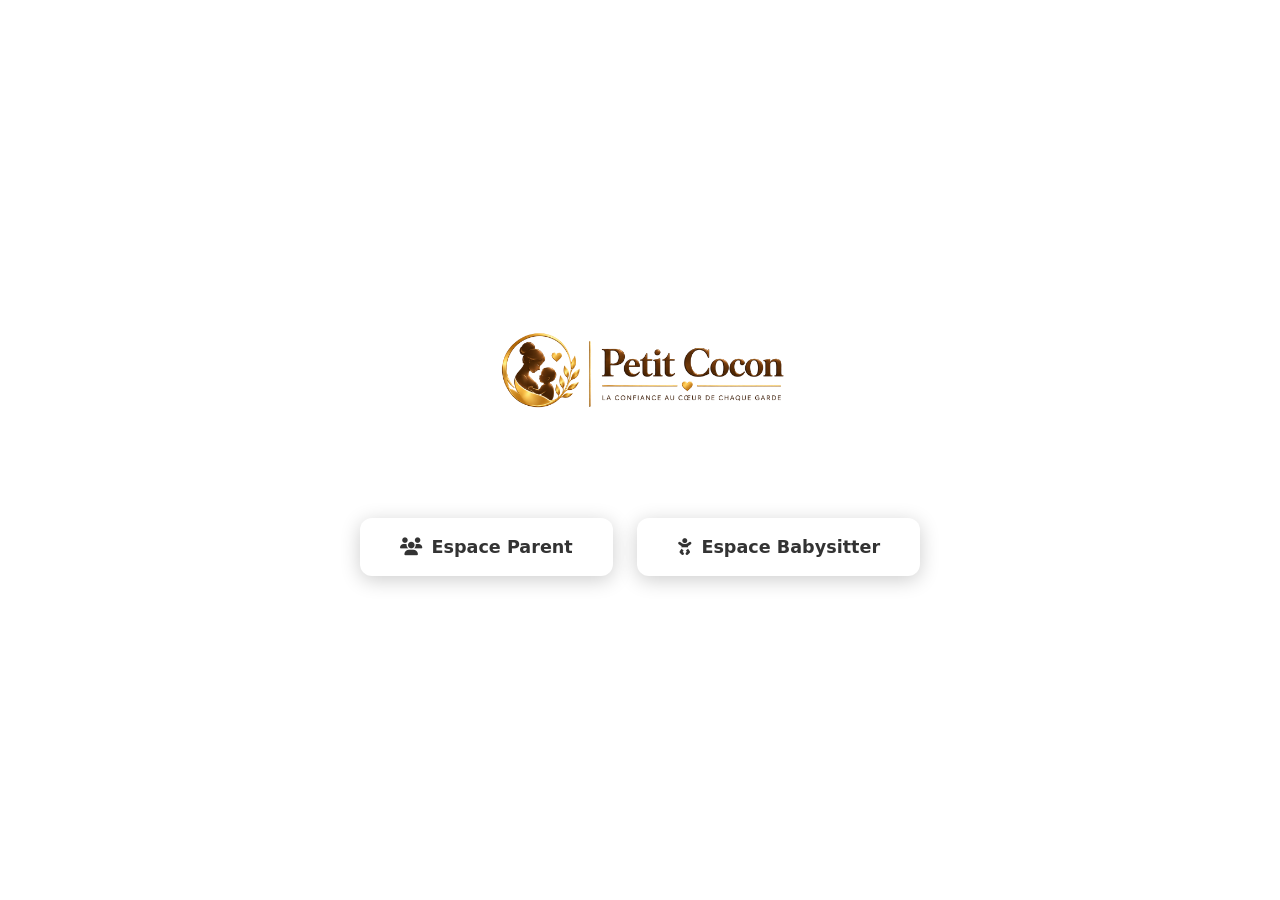
<file: index.html>
<!DOCTYPE html>
<html lang="fr">
<head>
  <meta charset="UTF-8">
  <meta name="viewport" content="width=device-width, initial-scale=1.0">
  <title>BabySitter App</title>
  <link rel="stylesheet" href="https://cdnjs.cloudflare.com/ajax/libs/font-awesome/6.5.2/css/all.min.css">
  <style>
    * { margin: 0; padding: 0; box-sizing: border-box; }
    body {
      font-family: system-ui, -apple-system, sans-serif;
      min-height: 100vh;
      display: flex;
      flex-direction: column;
      align-items: center;
      justify-content: center;
      background: linear-gradient(135deg, #d98200; 0%, #fbf7f1;100%);
      color: #fff;
      padding: 2rem;
    }
    img { width: 300px; margin-bottom: 1.5rem; }
    h1 { font-size: 2rem; margin-bottom: 2rem; text-align: center; }
    .choices { display: flex; gap: 1.5rem; flex-wrap: wrap; justify-content: center; }
    a {
      display: flex;
      align-items: center;
      gap: 0.6rem;
      padding: 1.2rem 2.5rem;
      background: #fff;
      color: #333;
      text-decoration: none;
      border-radius: 12px;
      font-weight: 600;
      font-size: 1.1rem;
      box-shadow: 0 4px 20px rgba(0,0,0,0.2);
      transition: transform 0.2s;
    }
    a:hover { transform: translateY(-4px); }
  </style>
</head>
<body>
  <img src="logo.png" alt="Logo">
  <h1>Bienvenue</h1>
  <div class="choices">
    <a href="parent-dashboard.html"><i class="fa-solid fa-users"></i> Espace Parent</a>
    <a href="babysitter-dashboard.html"><i class="fa-solid fa-baby"></i> Espace Babysitter</a>
  </div>
</body>
</html>
</file>
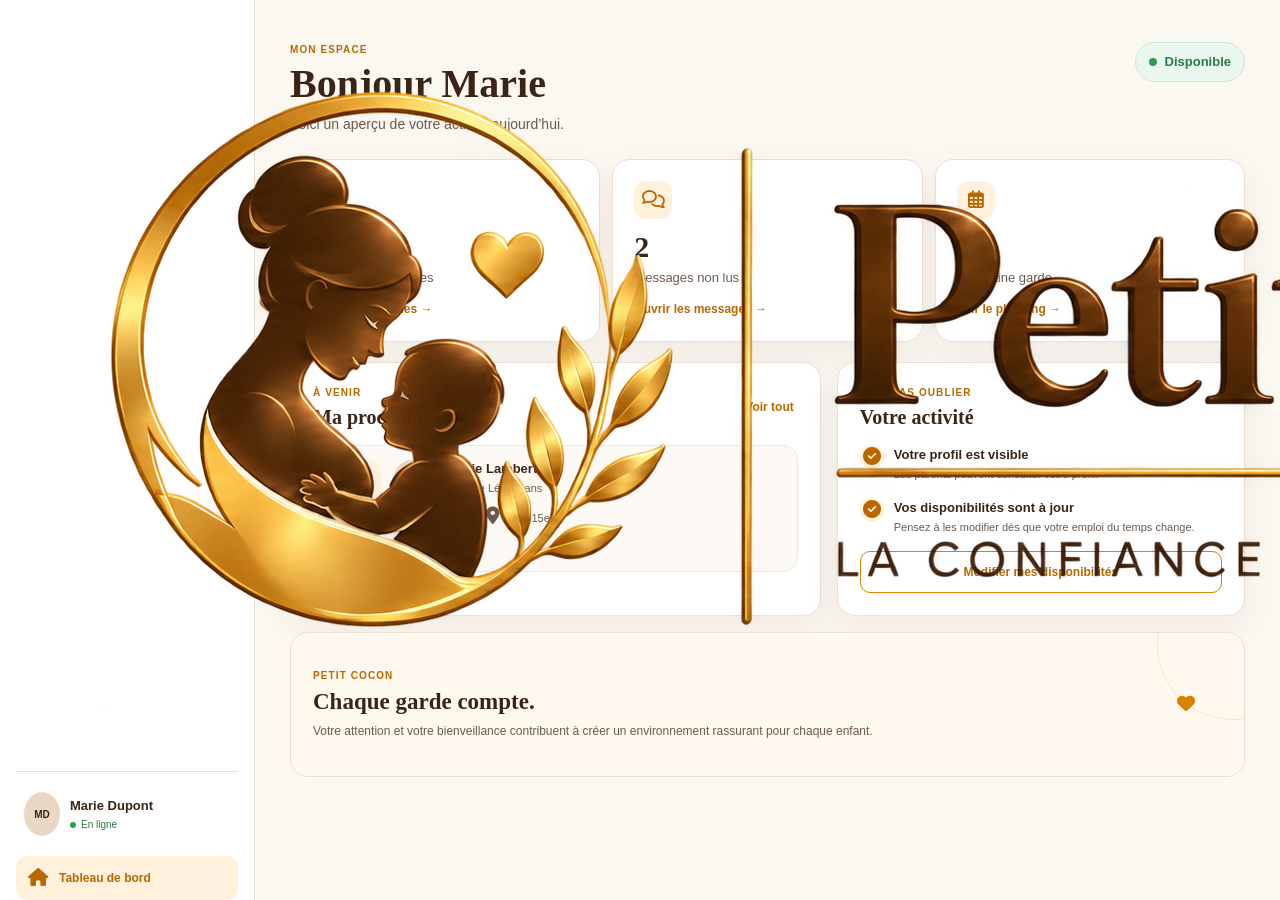
<file: babysitter-dashboard.html>
<!DOCTYPE html>
<html lang="fr">
<head>
  <meta charset="UTF-8">
  <meta name="viewport" content="width=device-width, initial-scale=1.0">
  <meta name="theme-color" content="#fbf7f1">
  <title>Petit Cocon - Espace Baby-sitter</title>
  <link rel="stylesheet" href="https://cdnjs.cloudflare.com/ajax/libs/font-awesome/6.7.2/css/all.min.css"/>
  <link rel="stylesheet" href="css/babysitter-dashboard.css">
</head>
<body>
  <div class="app-shell">

    <!-- Navigation mobile -->
    <nav class="bottom-nav" aria-label="Navigation principale">
      <button class="nav-item is-active" type="button" data-view="accueil">
        <span class="nav-icon">
    <i class="fa-solid fa-house"></i>
</span>
        <span>Accueil</span>
      </button>
      <button class="nav-item" type="button" data-view="demandes">
        <span class="nav-icon">
    <i class="fa-regular fa-file-lines"></i>
</span>
        <span>Demandes</span>
        <span class="nav-badge">3</span>
      </button>
      <button class="nav-item" type="button" data-view="messages">
        <span class="nav-icon">
    <i class="fa-regular fa-comments"></i>
</span>
        <span>Messages</span>
        <span class="nav-badge nav-badge--dark">2</span>
      </button>
      <button class="nav-item" type="button" data-view="profil">
        <span class="nav-icon">
    <i class="fa-regular fa-user"></i>
</span>
        <span>Profil</span>
      </button>
    </nav>

    <aside class="sidebar" aria-label="Menu de l'espace baby-sitter">
       <div class="brand">
            <img
                src="logo.png"
                alt="Petit Cocon"
                class="brand-logo">    
        </div>

      <div class="sidebar-profile">
        <div class="avatar avatar--large">MD</div>
        <div>
          <strong>Marie Dupont</strong>
          <span class="online-status"><i></i> En ligne</span>
        </div>
      </div>

      <div class="sidebar-menu">
        <button class="side-item is-active" type="button" data-view="accueil"><i class="fa-solid fa-house"></i> <span>Tableau de bord</span></button>
        <button class="side-item" type="button" data-view="profil"><i class="fa-regular fa-user"></i> <span>Mon profil</span></button>
        <button class="side-item" type="button" data-view="disponibilites"><i class="fa-regular fa-calendar-check"></i> <span>Mes disponibilités</span></button>
        <button class="side-item" type="button" data-view="demandes"><i class="fa-regular fa-file-lines"></i> <span>Mes demandes</span><b>3</b></button>
        <button class="side-item" type="button" data-view="messages"><i class="fa-regular fa-comments"></i> <span>Mes conversations</span><b>2</b></button>
        <button class="side-item" type="button" data-view="planning"><i class="fa-regular fa-calendar-days"></i> <span>Mon planning</span></button>
        <button class="side-item" type="button" data-view="settings"><i class="fa-solid fa-gear"></i> <span>Paramètres</span></button>
      </div>

      <button class="logout" type="button"><i class="fa-solid fa-right-from-bracket"></i> <span>Se déconnecter</span></button>
    </aside>

    <main class="main-content">
      <header class="mobile-header">
        <div class="brand">
            <img
                src="logo.png"
                alt="Petit Cocon"
                class="brand-logo">    
        </div>
        <button class="notification-button" type="button" aria-label="Notifications">
          <i class="fa-regular fa-bell"></i>
          <span></span>
        </button>
      </header>

      <section class="page" id="accueil" data-page>
        <div class="page-heading">
          <div>
            <p class="eyebrow">Mon espace</p>
            <h1>Bonjour Marie</h1>
            <p class="heading-text">Voici un aperçu de votre activité aujourd’hui.</p>
          </div>
          <div class="desktop-status">
            <span class="status-dot"></span>
            Disponible
          </div>
        </div>

        <section class="stats-grid" aria-label="Résumé de l'activité">
          <article class="stat-card">
            <div class="stat-icon"><i class="fa-regular fa-calendar-check"></i></div>
            <strong>3</strong>
            <span>Nouvelles demandes</span>
            <a href="#" data-view-link="demandes">Voir les demandes →</a>
          </article>

          <article class="stat-card">
            <div class="stat-icon"><i class="fa-regular fa-comments"></i></div>
            <strong>2</strong>
            <span>Messages non lus</span>
            <a href="#" data-view-link="messages">Ouvrir les messages →</a>
          </article>

          <article class="stat-card">
            <div class="stat-icon"><i class="fa-regular fa-calendar-days"></i></div>
            <strong>1</strong>
            <span>Prochaine garde</span>
            <a href="#" data-view-link="planning">Voir le planning →</a>
          </article>
        </section>

        <div class="content-grid">
          <section class="panel upcoming-panel">
            <div class="panel-heading">
              <div>
                <p class="eyebrow">À venir</p>
                <h2>Ma prochaine garde</h2>
              </div>
              <button class="text-button" type="button" data-view-link="planning">Voir tout</button>
            </div>

            <article class="booking-card">
              <div class="booking-date">
                <span>JUIN</span>
                <strong>14</strong>
                <small>SAM.</small>
              </div>

              <div class="booking-info">
                <div class="person-line">
                  <div class="avatar">SL</div>
                  <div>
                    <strong>Sophie Lambert</strong>
                    <span>Garde de Léo · 3 ans</span>
                  </div>
                </div>

                <div class="booking-details">
                  <span>16h00 — 19h00</span>
                  <span>
    <i class="fa-solid fa-location-dot"></i>
    Paris 15e
</span>
                </div>

                <span class="pill pill--success">Confirmée</span>
              </div>
            </article>
          </section>

          <section class="panel action-panel">
            <div class="panel-heading">
              <div>
                <p class="eyebrow">À ne pas oublier</p>
                <h2>Votre activité</h2>
              </div>
            </div>

            <div class="activity-list">
              <div class="activity-item">
                <span class="activity-check"><i class="fa-solid fa-circle-check"></i></span>
                <div>
                  <strong>Votre profil est visible</strong>
                  <p>Les parents peuvent consulter votre profil.</p>
                </div>
              </div>

              <div class="activity-item">
                <span class="activity-check"><i class="fa-solid fa-circle-check"></i></span>
                <div>
                  <strong>Vos disponibilités sont à jour</strong>
                  <p>Pensez à les modifier dès que votre emploi du temps change.</p>
                </div>
              </div>

              <button class="outline-button" type="button" data-view-link="disponibilites">
                Modifier mes disponibilités
              </button>
            </div>
          </section>
        </div>

        <section class="welcome-card">
          <div class="welcome-copy">
            <p class="eyebrow">Petit Cocon</p>
            <h2>Chaque garde compte.</h2>
            <p>Votre attention et votre bienveillance contribuent à créer un environnement rassurant pour chaque enfant.</p>
          </div>
          <div class="welcome-illustration" aria-hidden="true"><i class="fa-solid fa-heart"></i></div>
        </section>
      </section>

      <!-- Les autres vues seront construites et validées une par une. -->
      <!-- ========================================= -->
<!-- PAGE : MES DEMANDES -->
<!-- ========================================= -->

<section
    class="page"
    id="demandes"
    data-page
    hidden>

    <div class="page-heading">

        <div>
            <p class="eyebrow">Mes demandes</p>

            <h1>Demandes de garde</h1>

            <p class="heading-text">
                Consultez les demandes envoyées par les parents et choisissez
                celles qui correspondent à vos disponibilités.
            </p>
        </div>

    </div>


    <!-- ========================= -->
    <!-- FILTRES -->
    <!-- ========================= -->

    <div class="request-filters">

        <button class="filter-button active">
            Toutes
        </button>

        <button class="filter-button">
            En attente
        </button>

        <button class="filter-button">
            Acceptées
        </button>

        <button class="filter-button">
            Refusées
        </button>

    </div>


    <!-- ========================= -->
    <!-- DEMANDE 1 -->
    <!-- ========================= -->

    <article class="request-card">

        <div class="request-header">

            <div class="person-line">

                <div class="avatar">
                    SL
                </div>

                <div>

                    <strong>
                        Sophie Lambert
                    </strong>

                    <span>
                        Léo • 3 ans
                    </span>

                </div>

            </div>

            <span class="pill pending">
                En attente
            </span>

        </div>


        <div class="request-body">

            <div class="request-info">

                <div>
                    <i class="fa-regular fa-calendar-days"></i>
                    Samedi 14 Juin
                </div>

                <div>
                    <i class="fa-regular fa-clock"></i>
                    16h00 - 19h00
                </div>

                <div>
                    <i class="fa-solid fa-location-dot"></i>
                    Paris 15e
                </div>

                <div>
                    <i class="fa-solid fa-euro-sign"></i>
                    15 €/h
                </div>

            </div>

            <p class="request-message">

                Bonjour Marie,

                Nous recherchons une baby-sitter douce et expérimentée
                pour garder notre fils Léo samedi après-midi.

            </p>

        </div>


        <div class="request-actions">

            <button class="accept-btn">
                Accepter
            </button>

            <button class="decline-btn">
                Refuser
            </button>

        </div>

    </article>



    <!-- ========================= -->
    <!-- DEMANDE 2 -->
    <!-- ========================= -->

    <article class="request-card">

        <div class="request-header">

            <div class="person-line">

                <div class="avatar">
                    AD
                </div>

                <div>

                    <strong>
                        Alice Dubois
                    </strong>

                    <span>
                        Emma • 6 ans
                    </span>

                </div>

            </div>

            <span class="pill pending">
                En attente
            </span>

        </div>


        <div class="request-body">

            <div class="request-info">

                <div>
                    <i class="fa-regular fa-calendar-days"></i>
                    Mardi 17 Juin
                </div>

               <div>
    <i class="fa-regular fa-clock"></i>
    18h30 - 22h00
</div>

                <div>
                    <i class="fa-solid fa-location-dot"></i>
                    Paris 16e
                </div>

                <div>
                    <i class="fa-solid fa-euro-sign"></i>
                    18 €/h
                </div>

            </div>

            <p class="request-message">

                Nous aimerions faire appel à vous pour une garde ponctuelle.
                Votre profil correspond exactement à ce que nous recherchons.

            </p>

        </div>

        <div class="request-actions">

            <button class="accept-btn">
                Accepter
            </button>

            <button class="decline-btn">
                Refuser
            </button>

        </div>

    </article>

</section>

      <!-- ==========================================================
     PAGE : MESSAGES
=========================================================== -->

<section
    class="page"
    id="messages"
    data-page
    hidden>

    <div class="page-heading">

        <div>

            <p class="eyebrow">
                Conversations
            </p>

            <h1>
                Mes messages
            </h1>

            <p class="heading-text">
                Échangez facilement avec les parents avant et après une garde.
            </p>

        </div>

    </div>


    <div class="messages-layout">


        <!-- ================================= -->
        <!-- Liste des conversations -->
        <!-- ================================= -->

        <aside class="conversation-list">


            <article class="conversation-card active">

                <div class="avatar">
                    SL
                </div>

                <div class="conversation-content">

                    <div class="conversation-top">

                        <strong>
                            Sophie Lambert
                        </strong>

                        <span>
                            10:42
                        </span>

                    </div>

                    <p>
                        Bonjour Marie, êtes-vous disponible samedi ?
                    </p>

                </div>

                <span class="conversation-badge">
                    2
                </span>

            </article>



            <article class="conversation-card">

                <div class="avatar">
                    AD
                </div>

                <div class="conversation-content">

                    <div class="conversation-top">

                        <strong>
                            Alice Dubois
                        </strong>

                        <span>
                            Hier
                        </span>

                    </div>

                    <p>
                        Merci beaucoup pour votre réponse 😊
                    </p>

                </div>

            </article>



            <article class="conversation-card">

                <div class="avatar">
                    CM
                </div>

                <div class="conversation-content">

                    <div class="conversation-top">

                        <strong>
                            Claire Martin
                        </strong>

                        <span>
                            Lun.
                        </span>

                    </div>

                    <p>
                        Nous avons confirmé la garde.
                    </p>

                </div>

            </article>

        </aside>



        <!-- ================================= -->
        <!-- Fenêtre de discussion -->
        <!-- ================================= -->

        <section class="chat-window">


            <header class="chat-header">

                <div class="person-line">

                    <div class="avatar">
                        SL
                    </div>

                    <div>

                        <strong>
                            Sophie Lambert
                        </strong>

                        <span>
                            Parent de Léo • En ligne
                        </span>

                    </div>

                </div>

            </header>



            <div class="chat-messages">


                <div class="message received">

                    Bonjour Marie 👋

                </div>


                <div class="message received">

                    Êtes-vous disponible samedi de 16h à 19h ?

                </div>


                <div class="message sent">

                    Bonjour Sophie,

                    Oui, je suis disponible avec plaisir 😊

                </div>


                <div class="message received">

                    Parfait !

                    Merci beaucoup.

                </div>

            </div>



            <form class="chat-input">

                <input
                    type="text"
                    placeholder="Écrire un message...">

                <button type="submit">

                    Envoyer

                </button>

            </form>

        </section>

    </div>

</section>

      <!-- ==========================================================
     PAGE : MON PROFIL
=========================================================== -->

<section
    class="page"
    id="profil"
    data-page
    hidden>

    <div class="page-heading">

        <div>

            <p class="eyebrow">
                Mon profil
            </p>

            <h1>
                Mon profil Baby-sitter
            </h1>

            <p class="heading-text">
                Complétez votre profil afin d'inspirer confiance aux parents.
            </p>

        </div>

    </div>


    <!-- ====================================== -->
    <!-- Photo -->
    <!-- ====================================== -->

    <section class="profile-card">

        <div class="profile-photo">

            <div class="profile-avatar">

                MD

            </div>

            <button class="change-photo">

                Changer la photo

            </button>

        </div>

    </section>



    <!-- ====================================== -->
    <!-- Informations -->
    <!-- ====================================== -->

    <section class="profile-card">

        <h2>Informations personnelles</h2>

        <div class="profile-grid">

            <div class="form-group">

                <label>Prénom</label>

                <input
                    type="text"
                    value="Marie">

            </div>

            <div class="form-group">

                <label>Nom</label>

                <input
                    type="text"
                    value="Dupont">

            </div>

            <div class="form-group">

                <label>Âge</label>

                <input
                    type="number"
                    value="24">

            </div>

            <div class="form-group">

                <label>Quartier</label>

                <input
                    type="text"
                    value="Paris 15e">

            </div>

        </div>

    </section>



    <!-- ====================================== -->
    <!-- Présentation -->
    <!-- ====================================== -->

    <section class="profile-card">

        <h2>Présentation</h2>

        <textarea rows="6">

Bonjour,

Je suis une baby-sitter douce, responsable et expérimentée.
J'aime proposer des activités adaptées à l'âge des enfants.

        </textarea>

    </section>



    <!-- ====================================== -->
    <!-- Tarif -->
    <!-- ====================================== -->

    <section class="profile-card">

        <h2>Tarif horaire</h2>

        <div class="price-input">

            <input
                type="number"
                value="15">

            <span>€/heure</span>

        </div>

    </section>



    <!-- ====================================== -->
    <!-- Compétences -->
    <!-- ====================================== -->

    <section class="profile-card">

        <h2>Compétences</h2>

        <div class="checkbox-list">

            <label>

                <input
                    type="checkbox"
                    checked>

                Premiers secours

            </label>

            <label>

                <input
                    type="checkbox"
                    checked>

                Aide aux devoirs

            </label>

            <label>

                <input
                    type="checkbox">

                Permis B

            </label>

            <label>

                <input
                    type="checkbox">

                Garde de nourrissons

            </label>

            <label>

                <input
                    type="checkbox"
                    checked>

                Animaux acceptés

            </label>

        </div>

    </section>
<section class="profile-shortcuts">

    <a href="#" data-view-link="planning" class="shortcut-card">
        <span><i class="fa-regular fa-calendar-days"></i> Mon planning</span>
    </a>

    <a href="#" data-view-link="disponibilites" class="shortcut-card">
        <span>
    <i class="fa-regular fa-calendar-check"></i>
    Mes disponibilités
</span>
    </a>

    <a href="#" data-view-link="settings" class="shortcut-card">
        <span><i class="fa-solid fa-gear"></i>️ Paramètres</span>
    </a>

</section>


    <!-- ====================================== -->
    <!-- Bouton -->
    <!-- ====================================== -->

    <div class="profile-actions">

        <button class="save-profile">

            Enregistrer mon profil

        </button>

    </div>

</section>

      <!-- ==========================================================
     PAGE : MES DISPONIBILITÉS
=========================================================== -->

<section
    class="page"
    id="disponibilites"
    data-page
    hidden>

    <div class="page-heading">

        <div>

            <p class="eyebrow">
                Disponibilités
            </p>

            <h1>
                Mes disponibilités
            </h1>

            <p class="heading-text">
                Indiquez aux parents quand vous êtes disponible pour effectuer des gardes.
            </p>

        </div>

    </div>


    <!-- ========================= -->
    <!-- Statut -->
    <!-- ========================= -->

    <div class="availability-status">

        <span class="status-label">
            Statut actuel
        </span>

        <button class="status-toggle active">

            Disponible

        </button>

    </div>



    <!-- ========================= -->
    <!-- Jours -->
    <!-- ========================= -->

    <div class="availability-card">

        <h2>
            Jours disponibles
        </h2>

        <div class="days-grid">

            <button class="day-btn active">Lundi</button>

            <button class="day-btn active">Mardi</button>

            <button class="day-btn">Mercredi</button>

            <button class="day-btn active">Jeudi</button>

            <button class="day-btn active">Vendredi</button>

            <button class="day-btn">Samedi</button>

            <button class="day-btn">Dimanche</button>

        </div>

    </div>



    <!-- ========================= -->
    <!-- Horaires -->
    <!-- ========================= -->

    <div class="availability-card">

        <h2>

            Horaires

        </h2>

        <div class="time-grid">

            <div class="time-field">

                <label>

                    Début

                </label>

                <input
                    type="time"
                    value="08:00">

            </div>

            <div class="time-field">

                <label>

                    Fin

                </label>

                <input
                    type="time"
                    value="19:00">

            </div>

        </div>

    </div>



    <!-- ========================= -->
    <!-- Types de garde -->
    <!-- ========================= -->

    <div class="availability-card">

        <h2>

            Types de garde

        </h2>

        <div class="checkbox-list">

            <label>

                <input
                    type="checkbox"
                    checked>

                Garde en journée

            </label>

            <label>

                <input
                    type="checkbox"
                    checked>

                Sortie d'école

            </label>

            <label>

                <input
                    type="checkbox">

                Garde de nuit

            </label>

            <label>

                <input
                    type="checkbox">

                Week-end

            </label>

        </div>

    </div>



    <!-- ========================= -->
    <!-- Bouton -->
    <!-- ========================= -->

    <div class="availability-actions">

        <button
            class="save-availability">

            Enregistrer mes disponibilités

        </button>

    </div>

</section>

     <!-- ==========================================================
     PAGE : MON PLANNING
=========================================================== -->

<section
    class="page"
    id="planning"
    data-page
    hidden>

    <div class="page-heading">

        <div>

            <p class="eyebrow">
                Mon planning
            </p>

            <h1>
                Mes gardes
            </h1>

            <p class="heading-text">
                Retrouvez toutes vos gardes confirmées et les demandes en attente.
            </p>

        </div>

    </div>


    <!-- ========================= -->
    <!-- Filtres -->
    <!-- ========================= -->

    <div class="planning-filters">

        <button class="planning-filter active">
            Aujourd'hui
        </button>

        <button class="planning-filter">
            Cette semaine
        </button>

        <button class="planning-filter">
            Ce mois
        </button>

    </div>
    <!-- ========================= -->
    <!-- GARDE 1 -->
    <!-- ========================= -->

    <article class="planning-card">

        <div class="planning-date">

            <span>JUIN</span>

            <strong>14</strong>

            <small>SAM.</small>

        </div>


        <div class="planning-content">

            <div class="planning-header">

                <h2>
                    Garde chez Sophie Lambert
                </h2>

                <span class="pill pill--success">
                    Confirmée
                </span>

            </div>

            <div class="planning-details">

                <div>
                    <i class="fa-regular fa-clock"></i> 16h00 - 19h00
                </div>

               <div>
    <i class="fa-solid fa-child-reaching"></i>
    Léo • 3 ans
</div>

                <div>
                    <i class="fa-solid fa-location-dot"></i> Paris 15e
                </div>

                <div>
                    <i class="fa-solid fa-euro-sign"></i> 15 €/heure
                </div>

            </div>

            <p class="planning-note">

                Les parents seront de retour vers 19h00.
                Prévoir le goûter puis quelques jeux calmes avant leur arrivée.

            </p>

            <div class="planning-actions">

                <button class="outline-button">

                    Voir la conversation

                </button>

                <button class="outline-button">

                    Voir les détails

                </button>

            </div>

        </div>

    </article>



    <!-- ========================= -->
    <!-- GARDE 2 -->
    <!-- ========================= -->

    <article class="planning-card">

        <div class="planning-date">

            <span>JUIN</span>

            <strong>17</strong>

            <small>MAR.</small>

        </div>


        <div class="planning-content">

            <div class="planning-header">

                <h2>
                    Garde chez Alice Dubois
                </h2>

                <span class="pill pending">

                    En attente

                </span>

            </div>

            <div class="planning-details">

              <div>
    <i class="fa-regular fa-clock"></i>
    18h30 - 22h00
</div>

               <div>
    <i class="fa-solid fa-child-reaching"></i>
    Emma • 6 ans
</div>

                <div>
                    <i class="fa-solid fa-location-dot"></i> Paris 16e
                </div>

                <div>
                    <i class="fa-solid fa-euro-sign"></i> 18 €/heure
                </div>

            </div>

            <p class="planning-note">

                Les parents attendent votre confirmation avant de finaliser la réservation.

            </p>

            <div class="planning-actions">

                <button class="accept-btn">

                    Accepter

                </button>

                <button class="decline-btn">

                    Refuser

                </button>

            </div>

        </div>

    </article>

</section>

      <!-- ==========================================================
     PAGE : PARAMÈTRES
=========================================================== -->

<section
    class="page"
    id="settings"
    data-page
    hidden>

    <div class="page-heading">

        <div>

            <p class="eyebrow">
                Paramètres
            </p>

            <h1>
                Mon compte
            </h1>

            <p class="heading-text">
                Gérez vos préférences et la sécurité de votre compte.
            </p>

        </div>

    </div>


    <!-- ========================= -->
    <!-- Préférences -->
    <!-- ========================= -->

    <section class="settings-card">

        <h2>Préférences</h2>

        <div class="settings-item">

            <div>

                <strong>Notifications</strong>

                <p>Recevoir les nouvelles demandes de garde.</p>

            </div>

            <label class="switch">

                <input
                    type="checkbox"
                    checked>

                <span class="slider"></span>

            </label>

        </div>

        <div class="settings-item">

            <div>

                <strong>Mode disponible</strong>

                <p>Afficher votre profil dans les résultats de recherche.</p>

            </div>

            <label class="switch">

                <input
                    type="checkbox"
                    checked>

                <span class="slider"></span>

            </label>

        </div>

    </section>


    <!-- ========================= -->
    <!-- Sécurité -->
    <!-- ========================= -->

    <section class="settings-card">

        <h2>Sécurité</h2>

        <button class="settings-button">

            Modifier mon mot de passe

        </button>

        <button class="settings-button">

            Télécharger mes données

        </button>

    </section>


    <!-- ========================= -->
    <!-- Déconnexion -->
    <!-- ========================= -->

    <section class="settings-card">

        <h2>Compte</h2>

        <button class="logout-button">

            Se déconnecter

        </button>

    </section>

</section>
    </main>
  </div>

  <script src="js/babysitter-dashboard.js"></script>
</body>
</html>
</file>
<file: css/babysitter-dashboard.css>
/* =========================================================
   Petit Cocon — Espace Baby-sitter
   Styles spécifiques au dashboard uniquement.
   Aucun header/footer du site vitrine n'est utilisé ici.
   ========================================================= */

:root {
  --pc-cream: #fbf7f1;
  --pc-white: #ffffff;
  --pc-brown: #3a2418;
  --pc-brown-soft: #6d5a4f;
  --pc-orange: #d98200;
  --pc-orange-dark: #b96700;
  --pc-orange-light: #fff1dc;
  --pc-border: #eadfd2;
  --pc-green: #2f9b55;
  --pc-green-light: #eaf7ee;
  --pc-shadow: 0 12px 35px rgba(62, 39, 24, 0.06);
  --pc-radius: 18px;
  --pc-sidebar: 255px;
}

* {
  box-sizing: border-box;
}

html {
  scroll-behavior: smooth;
}

body {
  margin: 0;
  min-width: 320px;
  background: var(--pc-cream);
  color: var(--pc-brown);
  font-family: Arial, Helvetica, sans-serif;
  line-height: 1.5;
}

button,
a {
  font: inherit;
}

button {
  cursor: pointer;
}

a {
  color: inherit;
  text-decoration: none;
}

.app-shell {
  min-height: 100vh;
}

/* ---------- Mobile header ---------- */

.mobile-header {
  height: 72px;
  padding: 0 18px;
  display: flex;
  align-items: center;
  justify-content: space-between;
  background: rgba(255, 255, 255, 0.94);
  border-bottom: 1px solid var(--pc-border);
  position: sticky;
  top: 0;
  z-index: 20;
  backdrop-filter: blur(10px);
}

.brand {
  display: flex;
  align-items: center;
  gap: 10px;
}

.brand-mark {
  width: 40px;
  height: 40px;
  border: 1.5px solid var(--pc-orange);
  border-radius: 50%;
  display: grid;
  place-items: center;
  color: var(--pc-orange);
  font-weight: 700;
  font-size: 12px;
  background: #fffaf4;
}

.brand strong {
  display: block;
  font-family: Georgia, "Times New Roman", serif;
  font-size: 17px;
}

.brand span {
  display: block;
  color: var(--pc-brown-soft);
  font-size: 10px;
}

.notification-button {
  position: relative;
  width: 42px;
  height: 42px;
  border: 1px solid var(--pc-border);
  border-radius: 50%;
  background: var(--pc-white);
  color: var(--pc-brown);
}

.notification-button span {
  position: absolute;
  width: 7px;
  height: 7px;
  top: 9px;
  right: 9px;
  border-radius: 50%;
  background: var(--pc-orange);
  border: 2px solid var(--pc-white);
}

/* ---------- Main ---------- */

.main-content {
  padding-bottom: 86px;
}

.page {
  width: min(1120px, calc(100% - 32px));
  margin: 0 auto;
  padding: 28px 0 40px;
}

.page-heading {
  display: flex;
  justify-content: space-between;
  align-items: flex-start;
  gap: 20px;
  margin-bottom: 24px;
}

.eyebrow {
  margin: 0 0 5px;
  color: var(--pc-orange-dark);
  text-transform: uppercase;
  letter-spacing: 0.11em;
  font-size: 10px;
  font-weight: 700;
}

h1,
h2 {
  font-family: Georgia, "Times New Roman", serif;
  color: var(--pc-brown);
}

h1 {
  margin: 0;
  font-size: clamp(27px, 5vw, 40px);
  line-height: 1.1;
}

h2 {
  margin: 0;
  font-size: 20px;
  line-height: 1.2;
}

.heading-text {
  margin: 8px 0 0;
  color: var(--pc-brown-soft);
  font-size: 14px;
}

.desktop-status {
  display: none;
  align-items: center;
  gap: 8px;
  padding: 9px 13px;
  border: 1px solid #cfe7d5;
  border-radius: 999px;
  background: var(--pc-green-light);
  color: #287c45;
  font-size: 13px;
  font-weight: 700;
}

.status-dot {
  width: 8px;
  height: 8px;
  border-radius: 50%;
  background: var(--pc-green);
}

/* ---------- Stats ---------- */

.stats-grid {
  display: grid;
  grid-template-columns: 1fr;
  gap: 12px;
  margin-bottom: 20px;
}

.stat-card {
  padding: 18px;
  background: var(--pc-white);
  border: 1px solid var(--pc-border);
  border-radius: var(--pc-radius);
  box-shadow: var(--pc-shadow);
}

.stat-icon {
  width: 38px;
  height: 38px;
  display: grid;
  place-items: center;
  margin-bottom: 13px;
  border-radius: 12px;
  background: var(--pc-orange-light);
  color: var(--pc-orange-dark);
  font-size: 18px;
}

.stat-card strong {
  display: block;
  font-family: Georgia, "Times New Roman", serif;
  font-size: 30px;
  line-height: 1;
}

.stat-card > span {
  display: block;
  margin-top: 6px;
  color: var(--pc-brown-soft);
  font-size: 13px;
}

.stat-card a {
  display: inline-block;
  margin-top: 12px;
  color: var(--pc-orange-dark);
  font-size: 12px;
  font-weight: 700;
}

/* ---------- Panels ---------- */

.content-grid {
  display: grid;
  gap: 16px;
}

.panel {
  padding: 18px;
  background: var(--pc-white);
  border: 1px solid var(--pc-border);
  border-radius: var(--pc-radius);
  box-shadow: var(--pc-shadow);
}

.panel-heading {
  display: flex;
  align-items: center;
  justify-content: space-between;
  gap: 12px;
  margin-bottom: 16px;
}

.text-button {
  border: 0;
  background: transparent;
  color: var(--pc-orange-dark);
  font-size: 12px;
  font-weight: 700;
  padding: 4px;
}

.booking-card {
  display: flex;
  gap: 13px;
  padding: 13px;
  border-radius: 15px;
  background: #fdfaf6;
  border: 1px solid #f0e7dc;
}

.booking-date {
  flex: 0 0 54px;
  height: 68px;
  display: flex;
  flex-direction: column;
  align-items: center;
  justify-content: center;
  border-radius: 12px;
  background: var(--pc-orange-light);
  color: var(--pc-orange-dark);
}

.booking-date span,
.booking-date small {
  font-size: 9px;
  font-weight: 700;
  letter-spacing: 0.08em;
}

.booking-date strong {
  font-family: Georgia, "Times New Roman", serif;
  font-size: 25px;
  line-height: 1;
}

.booking-info {
  min-width: 0;
  flex: 1;
}

.person-line {
  display: flex;
  align-items: center;
  gap: 9px;
}

.person-line strong {
  display: block;
  font-size: 13px;
}

.person-line span {
  display: block;
  margin-top: 2px;
  color: var(--pc-brown-soft);
  font-size: 11px;
}

.avatar {
  width: 36px;
  height: 36px;
  flex: 0 0 36px;
  display: grid;
  place-items: center;
  border-radius: 50%;
  background: #ead8c4;
  color: var(--pc-brown);
  font-size: 10px;
  font-weight: 700;
}

.avatar--large {
  width: 44px;
  height: 44px;
}

.booking-details {
  display: flex;
  flex-wrap: wrap;
  gap: 8px 14px;
  margin-top: 10px;
  color: var(--pc-brown-soft);
  font-size: 11px;
}

.pill {
  display: inline-flex;
  align-items: center;
  width: fit-content;
  margin-top: 9px;
  padding: 4px 8px;
  border-radius: 999px;
  font-size: 10px;
  font-weight: 700;
}

.pill--success {
  background: var(--pc-green-light);
  color: #287c45;
}

/* ---------- Activity ---------- */

.activity-list {
  display: grid;
  gap: 15px;
}

.activity-item {
  display: flex;
  gap: 10px;
}

.activity-check {
  flex: 0 0 24px;
  width: 24px;
  height: 24px;
  display: grid;
  place-items: center;
  border-radius: 50%;
  background: var(--pc-orange-light);
  color: var(--pc-orange-dark);
  font-size: 12px;
  font-weight: 700;
}

.activity-item strong {
  display: block;
  font-size: 13px;
}

.activity-item p {
  margin: 2px 0 0;
  color: var(--pc-brown-soft);
  font-size: 11px;
}

.outline-button {
  min-height: 42px;
  padding: 0 14px;
  border: 1px solid var(--pc-orange);
  border-radius: 10px;
  background: transparent;
  color: var(--pc-orange-dark);
  font-size: 12px;
  font-weight: 700;
}

/* ---------- Welcome ---------- */

.welcome-card {
  position: relative;
  overflow: hidden;
  display: flex;
  align-items: center;
  justify-content: space-between;
  min-height: 145px;
  margin-top: 16px;
  padding: 22px;
  border: 1px solid var(--pc-border);
  border-radius: var(--pc-radius);
  background: #fff8ee;
}

.welcome-card::after {
  content: "";
  position: absolute;
  width: 150px;
  height: 150px;
  right: -65px;
  top: -65px;
  border: 1px solid rgba(217, 130, 0, 0.16);
  border-radius: 50%;
}

.welcome-copy {
  max-width: 570px;
  position: relative;
  z-index: 1;
}

.welcome-copy h2 {
  font-size: 23px;
}

.welcome-copy > p:last-child {
  margin: 7px 0 0;
  color: var(--pc-brown-soft);
  font-size: 12px;
}

.welcome-illustration {
  display: grid;
  place-items: center;
  width: 72px;
  height: 72px;
  flex: 0 0 72px;
  border-radius: 50%;
  color: var(--pc-orange);
  font-size: 34px;
}

/* ---------- Sidebar ---------- */

.sidebar {
  display: none;
}

/* ---------- Bottom nav ---------- */

.bottom-nav {
  position: fixed;
  left: 0;
  right: 0;
  bottom: 0;
  z-index: 50;
  height: 70px;
  display: grid;
  grid-template-columns: repeat(4, 1fr);
  padding: 5px 8px calc(5px + env(safe-area-inset-bottom));
  background: rgba(255, 255, 255, 0.97);
  border-top: 1px solid var(--pc-border);
  box-shadow: 0 -8px 25px rgba(62, 39, 24, 0.06);
  backdrop-filter: blur(12px);
}

.nav-item {
  position: relative;
  display: flex;
  flex-direction: column;
  align-items: center;
  justify-content: center;
  gap: 3px;
  border: 0;
  background: transparent;
  color: #8a7c72;
  font-size: 10px;
}

.nav-item.is-active {
  color: var(--pc-orange-dark);
  font-weight: 700;
}

.nav-icon {
  font-size: 19px;
  line-height: 1;
}

.nav-badge {
  position: absolute;
  top: 5px;
  right: calc(50% - 21px);
  min-width: 15px;
  height: 15px;
  display: grid;
  place-items: center;
  padding: 0 4px;
  border-radius: 99px;
  background: var(--pc-orange);
  color: white;
  font-size: 8px;
  font-weight: 700;
}

.nav-badge--dark {
  background: var(--pc-brown);
}

/* ---------- Placeholder ---------- */

.placeholder-page {
  width: min(1120px, calc(100% - 32px));
  margin: 0 auto;
  padding: 45px 0;
}

.placeholder-page p:last-child {
  color: var(--pc-brown-soft);
  font-size: 14px;
}

/* ---------- Desktop ---------- */

@media (min-width: 760px) {
  .mobile-header,
  .bottom-nav {
    display: none;
  }

  .sidebar {
    position: fixed;
    inset: 0 auto 0 0;
    width: var(--pc-sidebar);
    display: flex;
    flex-direction: column;
    padding: 25px 16px 18px;
    background: var(--pc-white);
    border-right: 1px solid var(--pc-border);
  }

  .sidebar .brand {
    padding: 0 8px 22px;
    border-bottom: 1px solid var(--pc-border);
  }

  .sidebar-profile {
    display: flex;
    align-items: center;
    gap: 10px;
    padding: 20px 8px;
  }

  .sidebar-profile strong {
    display: block;
    font-size: 13px;
  }

  .online-status {
    display: flex;
    align-items: center;
    gap: 5px;
    margin-top: 2px;
    color: #287c45;
    font-size: 10px;
  }

  .online-status i {
    width: 6px;
    height: 6px;
    border-radius: 50%;
    background: var(--pc-green);
  }

  .sidebar-menu {
    display: grid;
    gap: 4px;
  }

  .side-item {
    position: relative;
    display: flex;
    align-items: center;
    gap: 11px;
    width: 100%;
    min-height: 44px;
    padding: 0 12px;
    border: 0;
    border-radius: 11px;
    background: transparent;
    color: var(--pc-brown-soft);
    text-align: left;
    font-size: 12px;
  }

  .side-item.is-active {
    background: var(--pc-orange-light);
    color: var(--pc-orange-dark);
    font-weight: 700;
  }

  .side-item b {
    margin-left: auto;
    min-width: 19px;
    height: 19px;
    display: grid;
    place-items: center;
    border-radius: 99px;
    background: var(--pc-orange);
    color: white;
    font-size: 9px;
  }

  .logout {
    margin-top: auto;
    min-height: 42px;
    border: 1px solid var(--pc-border);
    border-radius: 10px;
    background: transparent;
    color: var(--pc-brown-soft);
    font-size: 12px;
  }

  .main-content {
    margin-left: var(--pc-sidebar);
    padding-bottom: 0;
  }

  .page {
    padding-top: 42px;
  }

  .desktop-status {
    display: flex;
  }

  .stats-grid {
    grid-template-columns: repeat(3, 1fr);
  }

  .content-grid {
    grid-template-columns: 1.3fr 1fr;
  }
}

@media (min-width: 1050px) {
  .stat-card {
    padding: 21px;
  }

  .panel {
    padding: 22px;
  }

  .page {
    width: min(1180px, calc(100% - 70px));
  }
}

/* ==========================================================
   PAGE : MES DEMANDES
========================================================== */

.request-filters{
    display:flex;
    gap:12px;
    overflow-x:auto;
    margin:24px 0;
    padding-bottom:6px;
    scrollbar-width:none;
}

.request-filters::-webkit-scrollbar{
    display:none;
}

.filter-button{
    border:none;
    padding:10px 18px;
    border-radius:30px;
    background:#ffffff;
    border:1px solid var(--pc-border);
    color:var(--pc-brown-soft);
    font-size:14px;
    font-weight:600;
    white-space:nowrap;
    transition:.25s;
}

.filter-button:hover{
    cursor:pointer;
    border-color:var(--pc-orange);
}

.filter-button.active{
    background:var(--pc-orange);
    color:#fff;
    border-color:var(--pc-orange);
}


/* ===========================
   Cartes des demandes
=========================== */

.request-card{

    background:#fff;

    border:1px solid var(--pc-border);

    border-radius:20px;

    padding:20px;

    margin-bottom:18px;

    box-shadow:var(--pc-shadow);

}


.request-header{

    display:flex;

    justify-content:space-between;

    align-items:flex-start;

    gap:15px;

    margin-bottom:18px;

}


.request-body{

    display:flex;

    flex-direction:column;

    gap:18px;

}


.request-info{

    display:grid;

    grid-template-columns:repeat(2,1fr);

    gap:12px;

    font-size:14px;

    color:var(--pc-brown-soft);

}


.request-info div{

    display:flex;

    align-items:center;

    gap:8px;

}


.request-message{

    margin:0;

    color:var(--pc-brown-soft);

    line-height:1.7;

    font-size:14px;

}


/* ===========================
   Boutons
=========================== */

.request-actions{

    display:flex;

    gap:12px;

    margin-top:22px;

}


.request-actions button{

    flex:1;

    height:48px;

    border-radius:12px;

    border:none;

    font-size:15px;

    font-weight:600;

    transition:.25s;

}


.accept-btn{

    background:var(--pc-orange);

    color:#fff;

}


.accept-btn:hover{

    background:var(--pc-orange-dark);

}


.decline-btn{

    background:#fff;

    border:1px solid var(--pc-border) !important;

    color:var(--pc-brown);

}


.decline-btn:hover{

    background:#f7f3ef;

}


/* ===========================
   Badges
=========================== */

.pending{

    background:#FFF4DD;

    color:#D98200;

}


/* ===========================
   Desktop
=========================== */

@media(min-width:768px){

    .request-card{

        padding:26px;

    }

    .request-info{

        grid-template-columns:repeat(4,1fr);

    }

}

/* ==========================================================
   PAGE : MESSAGES
========================================================== */

.messages-layout{
    display:grid;
    gap:20px;
}

.conversation-list{
    display:flex;
    flex-direction:column;
    gap:15px;
}

.conversation-card{
    display:flex;
    align-items:center;
    gap:15px;
    background:#fff;
    border:1px solid var(--pc-border);
    border-radius:18px;
    padding:16px;
    box-shadow:var(--pc-shadow);
    cursor:pointer;
    transition:.25s;
}

.conversation-card:hover{
    transform:translateY(-2px);
}

.conversation-card.active{
    border:2px solid var(--pc-orange);
    background:#FFF9F1;
}

.conversation-content{
    flex:1;
    min-width:0;
}

.conversation-top{
    display:flex;
    justify-content:space-between;
    align-items:center;
    margin-bottom:6px;
}

.conversation-top strong{
    font-size:15px;
    color:var(--pc-brown);
}

.conversation-top span{
    font-size:12px;
    color:var(--pc-brown-soft);
}

.conversation-content p{
    margin:0;
    color:var(--pc-brown-soft);
    font-size:13px;
    white-space:nowrap;
    overflow:hidden;
    text-overflow:ellipsis;
}

.conversation-badge{
    width:24px;
    height:24px;
    border-radius:50%;
    background:var(--pc-orange);
    color:#fff;
    display:flex;
    align-items:center;
    justify-content:center;
    font-size:12px;
    font-weight:bold;
}


/* ==========================
   Chat
========================== */

.chat-window{
    background:#fff;
    border:1px solid var(--pc-border);
    border-radius:20px;
    box-shadow:var(--pc-shadow);
    display:flex;
    flex-direction:column;
    overflow:hidden;
}

.chat-header{
    padding:18px;
    border-bottom:1px solid var(--pc-border);
    background:#FFF9F1;
}

.chat-header span{
    display:block;
    margin-top:4px;
    font-size:12px;
    color:var(--pc-brown-soft);
}

.chat-messages{
    padding:20px;
    display:flex;
    flex-direction:column;
    gap:14px;
    min-height:350px;
    background:#FCFAF8;
}

.message{
    max-width:80%;
    padding:12px 16px;
    border-radius:18px;
    font-size:14px;
    line-height:1.6;
}

.message.received{
    align-self:flex-start;
    background:#EFE7DD;
    color:var(--pc-brown);
}

.message.sent{
    align-self:flex-end;
    background:var(--pc-orange);
    color:#fff;
}

.chat-input{
    display:flex;
    gap:12px;
    padding:18px;
    border-top:1px solid var(--pc-border);
}

.chat-input input{
    flex:1;
    height:48px;
    border:1px solid var(--pc-border);
    border-radius:12px;
    padding:0 15px;
    outline:none;
    font-size:14px;
}

.chat-input input:focus{
    border-color:var(--pc-orange);
}

.chat-input button{
    border:none;
    background:var(--pc-orange);
    color:#fff;
    border-radius:12px;
    padding:0 24px;
    font-size:14px;
    font-weight:600;
    cursor:pointer;
    transition:.25s;
}

.chat-input button:hover{
    background:var(--pc-orange-dark);
}


/* ==========================
   Desktop
========================== */

@media(min-width:992px){

    .messages-layout{

        grid-template-columns:340px 1fr;
        align-items:start;

    }

    .conversation-list{

        position:sticky;
        top:30px;

    }

}

/* ==========================================================
   PAGE : MON PLANNING
========================================================== */

.planning-filters{
    display:flex;
    gap:12px;
    overflow-x:auto;
    margin:24px 0;
    padding-bottom:6px;
    scrollbar-width:none;
}

.planning-filters::-webkit-scrollbar{
    display:none;
}

.planning-filter{
    border:none;
    padding:10px 18px;
    border-radius:30px;
    background:#fff;
    border:1px solid var(--pc-border);
    color:var(--pc-brown-soft);
    font-size:14px;
    font-weight:600;
    white-space:nowrap;
    transition:.25s;
    cursor:pointer;
}

.planning-filter:hover{
    border-color:var(--pc-orange);
}

.planning-filter.active{
    background:var(--pc-orange);
    color:#fff;
    border-color:var(--pc-orange);
}


/* ===========================
   Carte Planning
=========================== */

.planning-card{

    display:flex;

    gap:18px;

    background:#fff;

    border:1px solid var(--pc-border);

    border-radius:20px;

    padding:20px;

    margin-bottom:20px;

    box-shadow:var(--pc-shadow);

}


.planning-date{

    width:72px;

    min-width:72px;

    display:flex;

    flex-direction:column;

    justify-content:center;

    align-items:center;

    border-radius:16px;

    background:#FFF5E5;

    color:var(--pc-orange);

    padding:12px 8px;

}


.planning-date span{

    font-size:10px;

    font-weight:bold;

    letter-spacing:1px;

}


.planning-date strong{

    font-size:32px;

    line-height:1.1;

    margin:6px 0;

    font-family:Georgia, serif;

}


.planning-date small{

    font-size:11px;

    font-weight:bold;

}


.planning-content{

    flex:1;

}


.planning-header{

    display:flex;

    justify-content:space-between;

    align-items:center;

    gap:15px;

    margin-bottom:18px;

}


.planning-header h2{

    margin:0;

    font-size:20px;

}


.planning-details{

    display:grid;

    grid-template-columns:repeat(2,1fr);

    gap:14px;

    margin-bottom:20px;

    color:var(--pc-brown-soft);

    font-size:14px;

}


.planning-note{

    margin:0;

    color:var(--pc-brown-soft);

    line-height:1.7;

    font-size:14px;

}


.planning-actions{

    display:flex;

    flex-wrap:wrap;

    gap:12px;

    margin-top:22px;

}

.planning-actions button{

    min-width:170px;

}


/* ===========================
   Mobile
=========================== */

@media(max-width:767px){

    .planning-card{

        flex-direction:column;

    }

    .planning-date{

        width:100%;

        flex-direction:row;

        gap:12px;

        justify-content:center;

    }

    .planning-date strong{

        margin:0;

    }

    .planning-header{

        flex-direction:column;

        align-items:flex-start;

    }

    .planning-details{

        grid-template-columns:1fr;

    }

    .planning-actions{

        flex-direction:column;

    }

    .planning-actions button{

        width:100%;

    }

}


/* ===========================
   Desktop
=========================== */

@media(min-width:992px){

    .planning-card{

        padding:28px;

    }

    .planning-details{

        grid-template-columns:repeat(4,1fr);

    }

}

/* ==========================================================
   PAGE : MES DISPONIBILITÉS
========================================================== */

.availability-status{
    display:flex;
    justify-content:space-between;
    align-items:center;
    background:#fff;
    border:1px solid var(--pc-border);
    border-radius:20px;
    padding:20px;
    margin-bottom:22px;
    box-shadow:var(--pc-shadow);
}

.status-label{
    font-size:15px;
    font-weight:600;
    color:var(--pc-brown);
}

.status-toggle{
    border:none;
    background:var(--pc-orange);
    color:#fff;
    padding:12px 22px;
    border-radius:30px;
    font-weight:600;
    cursor:pointer;
    transition:.25s;
}

.status-toggle:hover{
    background:var(--pc-orange-dark);
}


/* ===========================
   Cartes
=========================== */

.availability-card{
    background:#fff;
    border:1px solid var(--pc-border);
    border-radius:20px;
    padding:24px;
    margin-bottom:22px;
    box-shadow:var(--pc-shadow);
}

.availability-card h2{
    margin:0 0 20px;
    font-size:22px;
}


/* ===========================
   Jours
=========================== */

.days-grid{
    display:grid;
    grid-template-columns:repeat(2,1fr);
    gap:14px;
}

.day-btn{
    border:1px solid var(--pc-border);
    background:#fff;
    color:var(--pc-brown);
    border-radius:14px;
    padding:14px;
    font-size:15px;
    font-weight:600;
    cursor:pointer;
    transition:.25s;
}

.day-btn:hover{
    border-color:var(--pc-orange);
}

.day-btn.active{
    background:var(--pc-orange);
    color:#fff;
    border-color:var(--pc-orange);
}


/* ===========================
   Horaires
=========================== */

.time-grid{
    display:grid;
    grid-template-columns:1fr;
    gap:18px;
}

.time-field{
    display:flex;
    flex-direction:column;
}

.time-field label{
    margin-bottom:8px;
    font-size:14px;
    color:var(--pc-brown-soft);
}

.time-field input{
    height:50px;
    border:1px solid var(--pc-border);
    border-radius:12px;
    padding:0 15px;
    font-size:15px;
    outline:none;
}

.time-field input:focus{
    border-color:var(--pc-orange);
}


/* ===========================
   Checkboxes
=========================== */

.checkbox-list{
    display:flex;
    flex-direction:column;
    gap:16px;
}

.checkbox-list label{
    display:flex;
    align-items:center;
    gap:12px;
    font-size:15px;
    cursor:pointer;
}

.checkbox-list input{
    width:18px;
    height:18px;
}


/* ===========================
   Bouton
=========================== */

.availability-actions{
    display:flex;
    justify-content:flex-end;
}

.save-availability{
    border:none;
    background:var(--pc-orange);
    color:#fff;
    padding:15px 30px;
    border-radius:14px;
    font-size:15px;
    font-weight:600;
    cursor:pointer;
    transition:.25s;
}

.save-availability:hover{
    background:var(--pc-orange-dark);
}


/* ===========================
   Desktop
=========================== */

@media(min-width:768px){

    .days-grid{
        grid-template-columns:repeat(4,1fr);
    }

    .time-grid{
        grid-template-columns:1fr 1fr;
    }

}

@media(max-width:767px){

    .availability-status{
        flex-direction:column;
        gap:15px;
        align-items:flex-start;
    }

    .availability-actions{
        justify-content:stretch;
    }

    .save-availability{
        width:100%;
    }

}

/* ==========================================================
   PAGE : MON PROFIL
========================================================== */

.profile-card{
    background:#fff;
    border:1px solid var(--pc-border);
    border-radius:20px;
    padding:24px;
    margin-bottom:22px;
    box-shadow:var(--pc-shadow);
}


/* ===========================
   Photo
=========================== */

.profile-photo{
    display:flex;
    flex-direction:column;
    align-items:center;
    gap:18px;
}

.profile-avatar{
    width:130px;
    height:130px;
    border-radius:50%;
    background:linear-gradient(135deg,#F8E6C7,#E8CBA8);
    display:flex;
    align-items:center;
    justify-content:center;
    font-size:38px;
    font-weight:bold;
    color:var(--pc-brown);
    border:4px solid #fff;
    box-shadow:0 10px 25px rgba(0,0,0,.08);
}

.change-photo{
    border:none;
    background:var(--pc-orange);
    color:#fff;
    padding:12px 22px;
    border-radius:12px;
    cursor:pointer;
    font-weight:600;
    transition:.25s;
}

.change-photo:hover{
    background:var(--pc-orange-dark);
}


/* ===========================
   Formulaire
=========================== */

.profile-grid{
    display:grid;
    grid-template-columns:1fr;
    gap:18px;
}

.form-group{
    display:flex;
    flex-direction:column;
}

.form-group label{
    margin-bottom:8px;
    font-size:14px;
    color:var(--pc-brown-soft);
}

.form-group input{
    height:50px;
    border:1px solid var(--pc-border);
    border-radius:12px;
    padding:0 15px;
    font-size:15px;
    outline:none;
}

.form-group input:focus{
    border-color:var(--pc-orange);
}


/* ===========================
   Présentation
=========================== */

.profile-card textarea{
    width:100%;
    border:1px solid var(--pc-border);
    border-radius:14px;
    padding:16px;
    resize:vertical;
    font-size:15px;
    line-height:1.7;
    outline:none;
    min-height:170px;
    font-family:inherit;
}

.profile-card textarea:focus{
    border-color:var(--pc-orange);
}


/* ===========================
   Tarif
=========================== */

.price-input{
    display:flex;
    align-items:center;
    gap:12px;
}

.price-input input{
    width:120px;
    height:50px;
    border:1px solid var(--pc-border);
    border-radius:12px;
    padding:0 15px;
    font-size:18px;
    outline:none;
}

.price-input input:focus{
    border-color:var(--pc-orange);
}

.price-input span{
    font-size:17px;
    font-weight:600;
    color:var(--pc-brown);
}


/* ===========================
   Bouton Enregistrer
=========================== */

.profile-actions{
    display:flex;
    justify-content:flex-end;
}

.save-profile{
    border:none;
    background:var(--pc-orange);
    color:#fff;
    padding:16px 34px;
    border-radius:14px;
    font-size:15px;
    font-weight:600;
    cursor:pointer;
    transition:.25s;
}

.save-profile:hover{
    background:var(--pc-orange-dark);
}


/* ===========================
   Desktop
=========================== */

@media(min-width:768px){

    .profile-grid{

        grid-template-columns:repeat(2,1fr);

    }

    .profile-photo{

        flex-direction:row;

        justify-content:center;

        gap:30px;

    }

}


@media(max-width:767px){

    .profile-actions{

        justify-content:stretch;

    }

    .save-profile{

        width:100%;

    }

}

/* ==========================================================
   PAGE : PARAMÈTRES
========================================================== */

.settings-card{
    background:#fff;
    border:1px solid var(--pc-border);
    border-radius:20px;
    padding:24px;
    margin-bottom:22px;
    box-shadow:var(--pc-shadow);
}

.settings-card h2{
    margin:0 0 24px;
    font-size:22px;
    color:var(--pc-brown);
}


/* ===========================
   Lignes de paramètres
=========================== */

.settings-item{
    display:flex;
    justify-content:space-between;
    align-items:center;
    gap:20px;
    padding:18px 0;
    border-bottom:1px solid var(--pc-border);
}

.settings-item:last-child{
    border-bottom:none;
    padding-bottom:0;
}

.settings-item strong{
    display:block;
    margin-bottom:6px;
    color:var(--pc-brown);
}

.settings-item p{
    margin:0;
    font-size:14px;
    color:var(--pc-brown-soft);
    line-height:1.6;
}


/* ===========================
   Switch
=========================== */

.switch{
    position:relative;
    display:inline-block;
    width:56px;
    height:30px;
}

.switch input{
    opacity:0;
    width:0;
    height:0;
}

.slider{
    position:absolute;
    inset:0;
    background:#d8d8d8;
    border-radius:30px;
    transition:.3s;
    cursor:pointer;
}

.slider::before{
    content:"";
    position:absolute;
    width:24px;
    height:24px;
    left:3px;
    bottom:3px;
    background:#fff;
    border-radius:50%;
    transition:.3s;
}

.switch input:checked + .slider{
    background:var(--pc-orange);
}

.switch input:checked + .slider::before{
    transform:translateX(26px);
}


/* ===========================
   Boutons
=========================== */

.settings-button{
    width:100%;
    border:1px solid var(--pc-border);
    background:#fff;
    color:var(--pc-brown);
    border-radius:14px;
    padding:16px;
    margin-bottom:14px;
    font-size:15px;
    font-weight:600;
    cursor:pointer;
    transition:.25s;
}

.settings-button:hover{
    border-color:var(--pc-orange);
    background:#FFF9F1;
}

.logout-button{
    width:100%;
    border:none;
    background:#D9534F;
    color:#fff;
    border-radius:14px;
    padding:16px;
    font-size:15px;
    font-weight:600;
    cursor:pointer;
    transition:.25s;
}

.logout-button:hover{
    background:#C9302C;
}


/* ===========================
   Mobile
=========================== */

@media(max-width:767px){

    .settings-item{
        flex-direction:column;
        align-items:flex-start;
    }

}

/* ==========================================================
   RACCOURCIS DU PROFIL
========================================================== */

.profile-shortcuts{

    display:flex;

    flex-direction:column;

    gap:16px;

    margin:28px 0;

}

.shortcut-card{

    display:flex;

    align-items:center;

    justify-content:space-between;

    padding:18px 20px;

    background:#fff;

    border:1px solid var(--pc-border);

    border-radius:16px;

    color:var(--pc-brown);

    text-decoration:none;

    font-weight:600;

    box-shadow:var(--pc-shadow);

    transition:.25s;

}

.shortcut-card:hover{

    border-color:var(--pc-orange);

    background:#FFF9F1;

    transform:translateY(-2px);

}

.shortcut-card span{

    flex:1;

    margin-left:14px;

}

.shortcut-card::after{

    content:"›";

    font-size:24px;

    color:var(--pc-orange);

}

.nav-icon i,
.side-item i,
.stat-icon i,
.booking-details i,
.activity-check i,
.welcome-illustration i,
.notification-button i{

    font-size:18px;

}

.request-info i{
    width:18px;
    color:var(--pc-orange);
    margin-right:8px;
    text-align:center;
}
</file>
